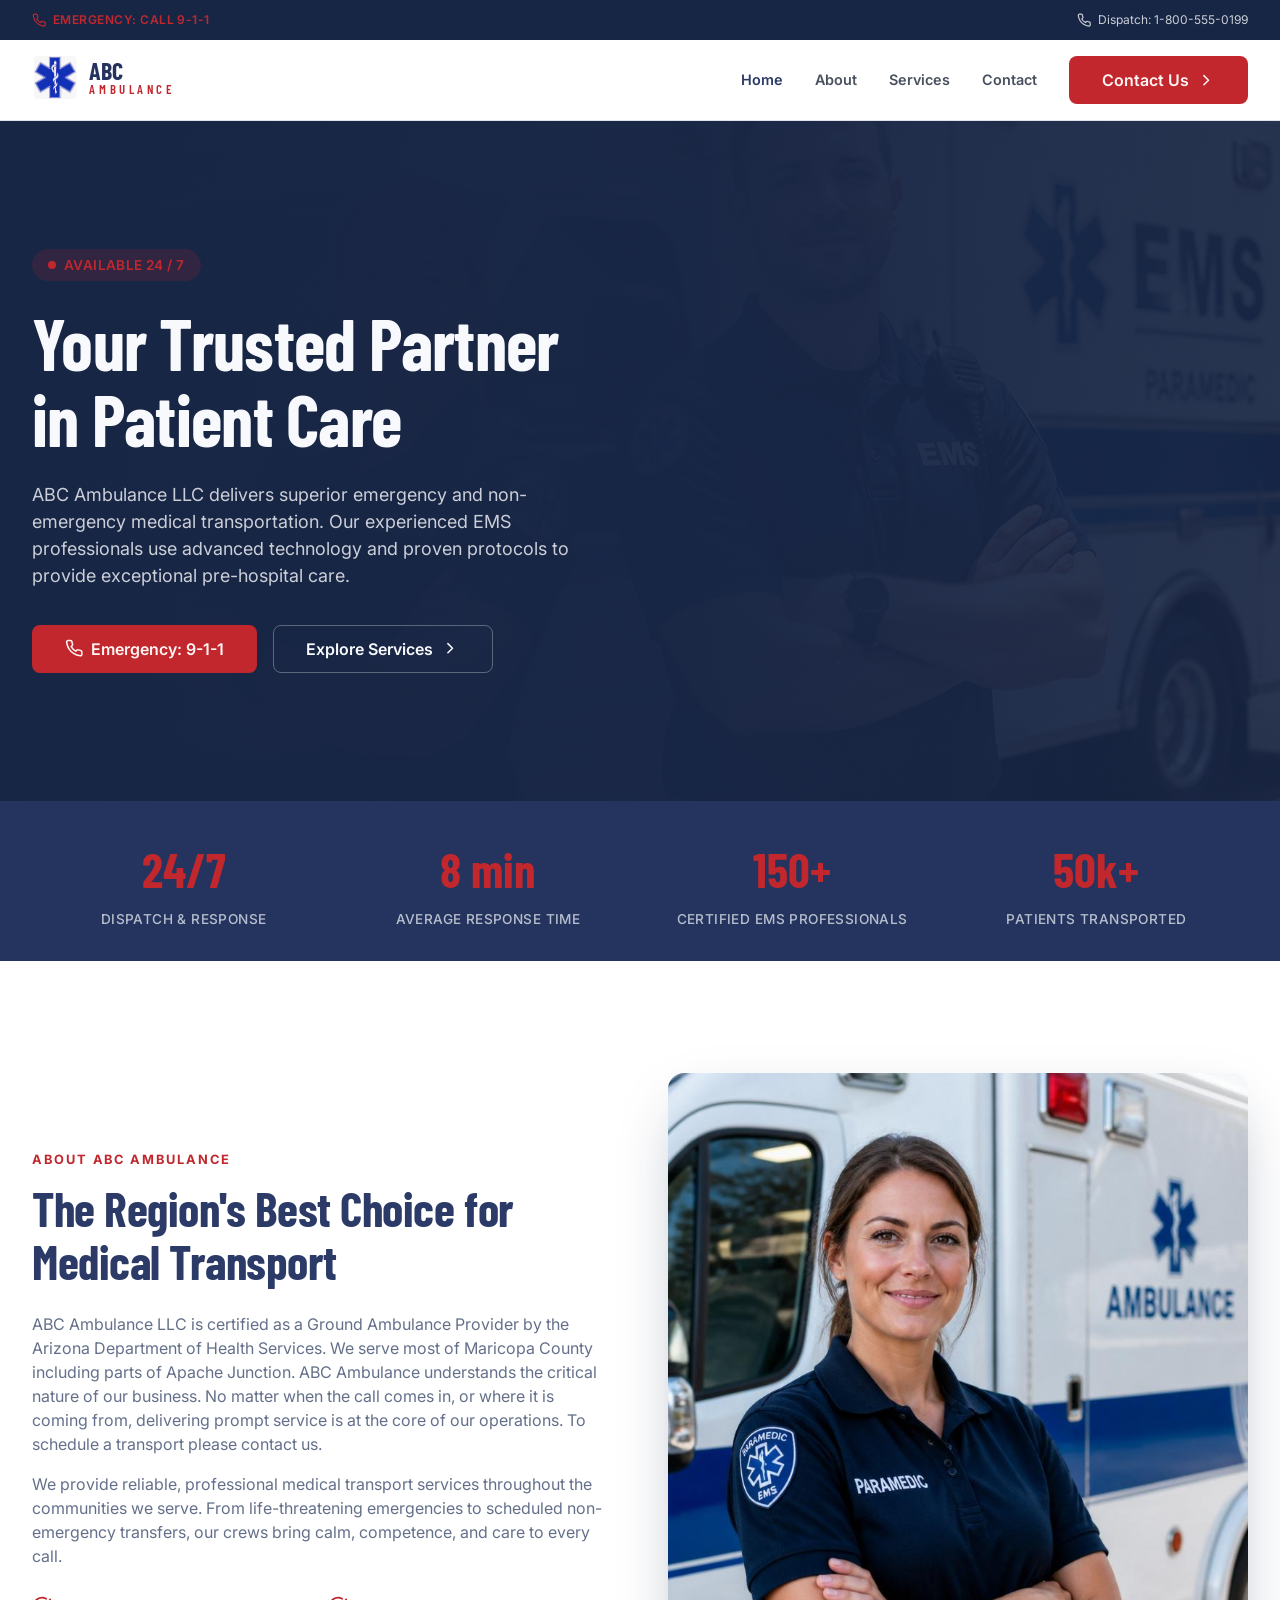
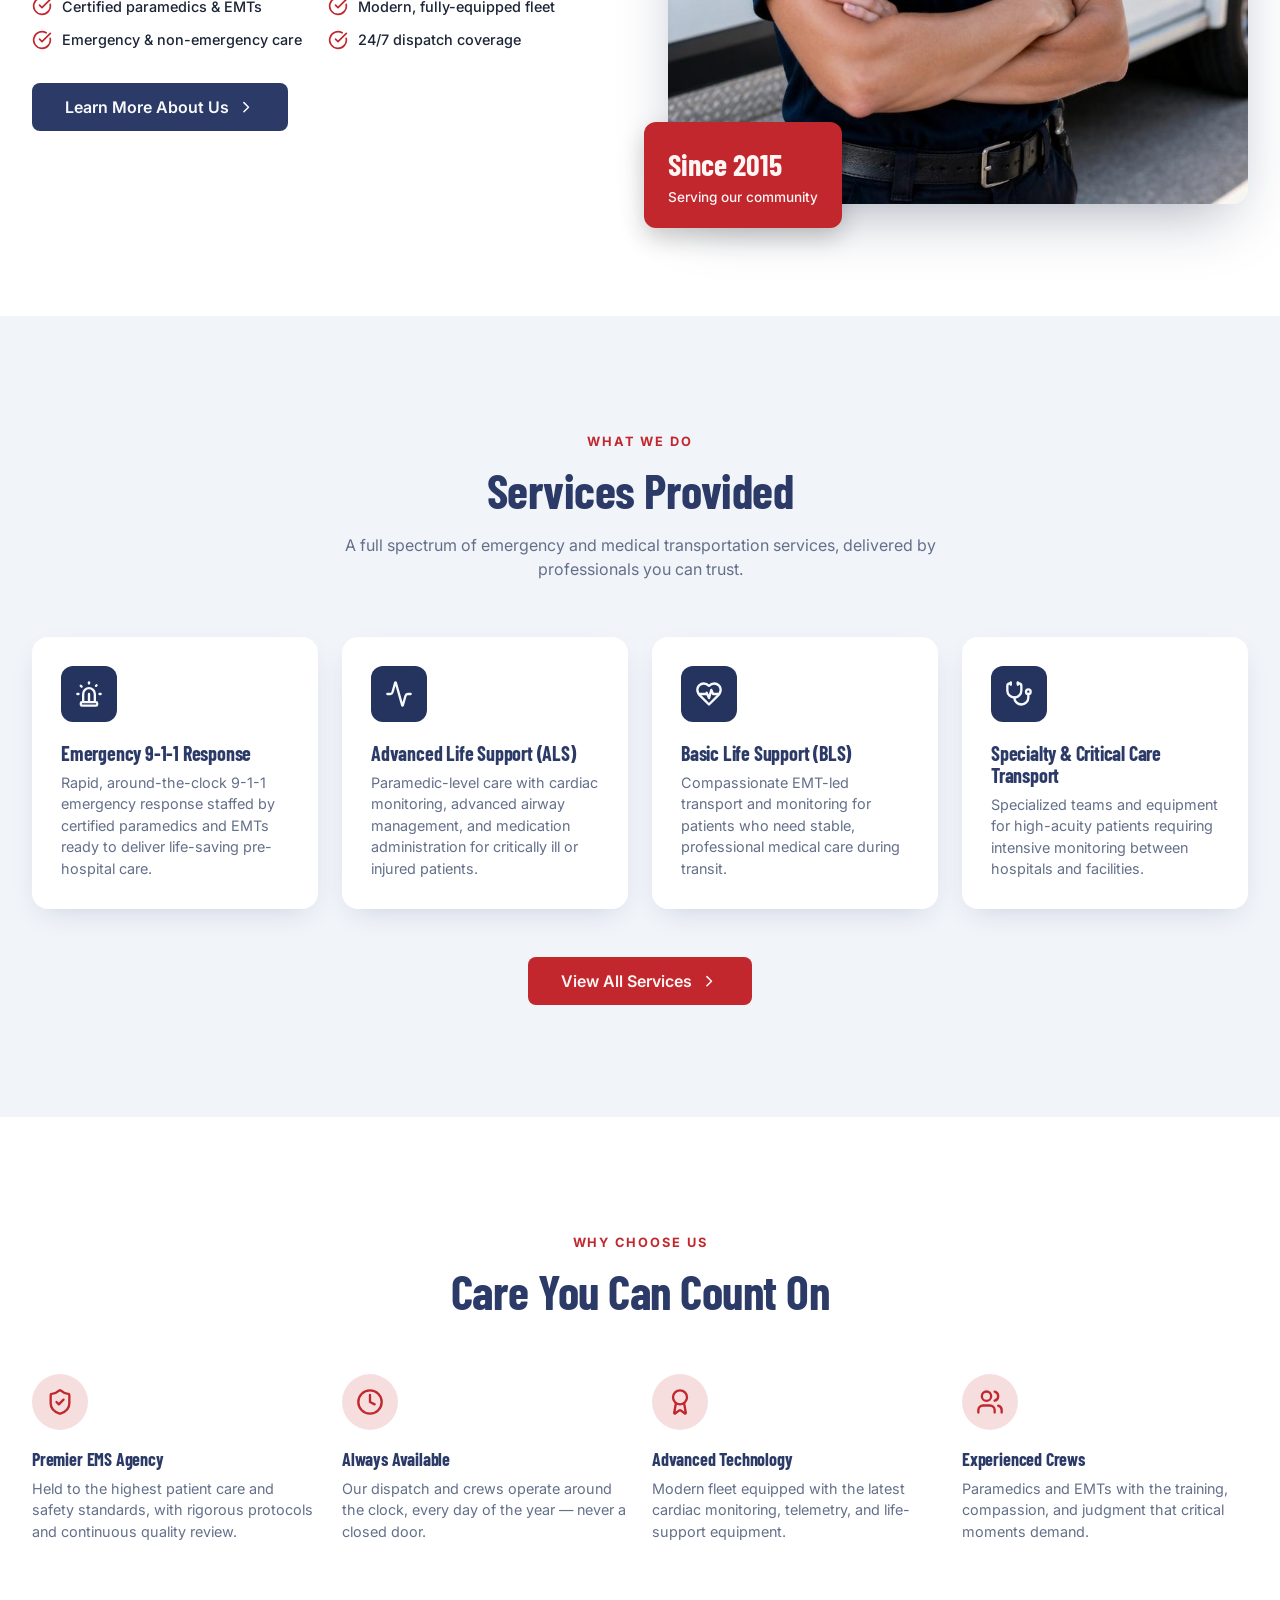
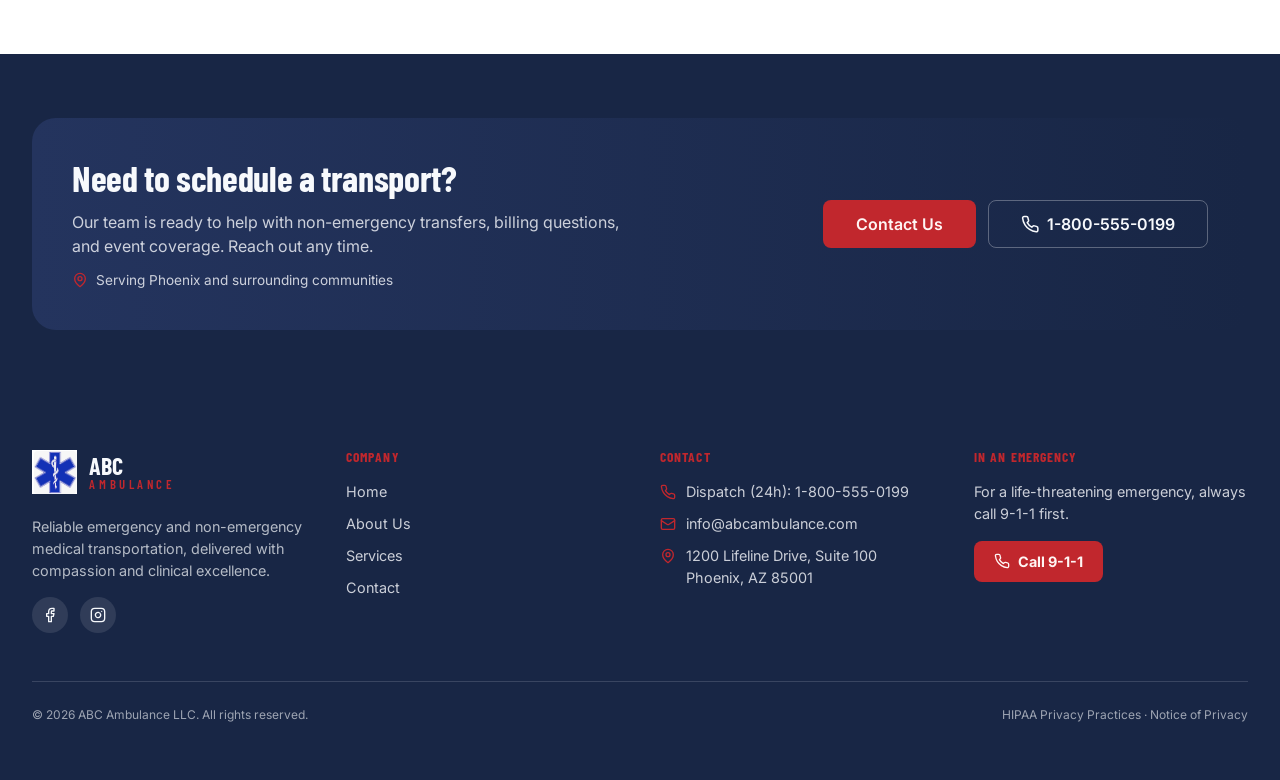
<file: index.html>
<!DOCTYPE html>
<html lang="en">
<head>
  <meta charset="utf-8" />
  <meta name="viewport" content="width=device-width, initial-scale=1" />
  <title>ABC Ambulance LLC | 24/7 Emergency & Medical Transport</title>
  <meta name="description" content="ABC Ambulance LLC delivers superior emergency 9-1-1 response and non-emergency medical transportation with certified paramedics serving our communities 24/7." />
  <meta name="author" content="ABC Ambulance LLC" />
  <meta property="og:title" content="ABC Ambulance LLC | 24/7 Emergency & Medical Transport" />
  <meta property="og:description" content="Superior emergency and non-emergency medical transport with certified paramedics and EMTs." />
  <meta property="og:type" content="website" />
  <meta name="twitter:card" content="summary_large_image" />
  <link rel="preconnect" href="https://fonts.googleapis.com" />
  <link rel="preconnect" href="https://fonts.gstatic.com" crossorigin />
  <link rel="stylesheet" href="https://fonts.googleapis.com/css2?family=Barlow+Condensed:wght@500;600;700&family=Inter:wght@400;500;600;700&display=swap" />
  <link rel="stylesheet" href="css/styles.css" />
</head>
<body>
  <header class="site-header" id="site-header"></header>

  <main>
    <!-- Hero -->
    <section class="hero">
      <div class="hero-bg">
        <img src="assets/hero-crew.jpg" alt="ABC Ambulance paramedic crew standing in front of an ambulance" width="1600" height="1200" />
        <div class="hero-overlay"></div>
      </div>
      <div class="container">
        <div class="hero-inner">
          <span class="badge-live"><span class="badge-dot"></span> Available 24 / 7</span>
          <h1>Your Trusted Partner in Patient Care</h1>
          <p>ABC Ambulance LLC delivers superior emergency and non-emergency medical transportation. Our experienced EMS professionals use advanced technology and proven protocols to provide exceptional pre-hospital care.</p>
          <div class="hero-actions">
            <a class="btn btn-hero btn-lg" href="tel:911">
              <svg viewBox="0 0 24 24" fill="none" stroke="currentColor" stroke-width="2" stroke-linecap="round" stroke-linejoin="round"><path d="M22 16.92v3a2 2 0 0 1-2.18 2 19.79 19.79 0 0 1-8.63-3.07 19.5 19.5 0 0 1-6-6 19.79 19.79 0 0 1-3.07-8.67A2 2 0 0 1 4.11 2h3a2 2 0 0 1 2 1.72c.13.96.36 1.9.7 2.81a2 2 0 0 1-.45 2.11L8.09 9.91a16 16 0 0 0 6 6l1.27-1.27a2 2 0 0 1 2.11-.45c.9.34 1.85.57 2.81.7A2 2 0 0 1 22 16.92z"/></svg>
              Emergency: 9-1-1
            </a>
            <a class="btn btn-outline-light btn-lg" href="services.html">
              Explore Services
              <svg viewBox="0 0 24 24" fill="none" stroke="currentColor" stroke-width="2" stroke-linecap="round" stroke-linejoin="round"><path d="m9 18 6-6-6-6"/></svg>
            </a>
          </div>
        </div>
      </div>
    </section>

    <!-- Stats -->
    <section class="stats">
      <div class="container">
        <div class="grid">
          <div class="stat"><div class="stat-value">24/7</div><div class="stat-label">Dispatch &amp; Response</div></div>
          <div class="stat"><div class="stat-value">8 min</div><div class="stat-label">Average Response Time</div></div>
          <div class="stat"><div class="stat-value">150+</div><div class="stat-label">Certified EMS Professionals</div></div>
          <div class="stat"><div class="stat-value">50k+</div><div class="stat-label">Patients Transported</div></div>
        </div>
      </div>
    </section>

    <!-- Intro -->
    <section class="section">
      <div class="container two-col">
        <div>
          <span class="eyebrow">About ABC Ambulance</span>
          <h2>The Region's Best Choice for Medical Transport</h2>
          <div class="prose">
            
            <p>ABC Ambulance LLC is certified as a Ground Ambulance Provider by the Arizona Department of Health Services. We serve most of Maricopa County including parts of Apache Junction. ABC Ambulance understands the critical nature of our business. No matter 
              when the call comes in, or where it is coming from, delivering prompt service is at the core of our operations. To schedule a transport please contact us.</p>
            <p>We provide reliable, professional medical transport services throughout the communities we serve. From life-threatening emergencies to scheduled non-emergency transfers, our crews bring calm, competence, and care to every call.</p>
          </div>
          <ul class="check-list">
            <li><svg viewBox="0 0 24 24" fill="none" stroke="currentColor" stroke-width="2" stroke-linecap="round" stroke-linejoin="round"><path d="M21.801 10A10 10 0 1 1 17 3.335"/><path d="m9 11 3 3L22 4"/></svg> Certified paramedics &amp; EMTs</li>
            <li><svg viewBox="0 0 24 24" fill="none" stroke="currentColor" stroke-width="2" stroke-linecap="round" stroke-linejoin="round"><path d="M21.801 10A10 10 0 1 1 17 3.335"/><path d="m9 11 3 3L22 4"/></svg> Modern, fully-equipped fleet</li>
            <li><svg viewBox="0 0 24 24" fill="none" stroke="currentColor" stroke-width="2" stroke-linecap="round" stroke-linejoin="round"><path d="M21.801 10A10 10 0 1 1 17 3.335"/><path d="m9 11 3 3L22 4"/></svg> Emergency &amp; non-emergency care</li>
            <li><svg viewBox="0 0 24 24" fill="none" stroke="currentColor" stroke-width="2" stroke-linecap="round" stroke-linejoin="round"><path d="M21.801 10A10 10 0 1 1 17 3.335"/><path d="m9 11 3 3L22 4"/></svg> 24/7 dispatch coverage</li>
          </ul>
          <a class="btn btn-primary btn-lg" style="margin-top:2rem" href="about.html">
            Learn More About Us
            <svg viewBox="0 0 24 24" fill="none" stroke="currentColor" stroke-width="2" stroke-linecap="round" stroke-linejoin="round"><path d="m9 18 6-6-6-6"/></svg>
          </a>
        </div>
        <div class="portrait-wrap">
          <div class="img-frame">
            <img src="assets/emt-portrait.jpg" alt="ABC Ambulance paramedic beside an ambulance" width="800" height="1008" loading="lazy" />
          </div>
          <div class="portrait-badge">
            <div class="big">Since 2015</div>
            <div class="small">Serving our community</div>
          </div>
        </div>
      </div>
    </section>

    <!-- Services -->
    <section class="section bg-secondary">
      <div class="container">
        <div class="section-intro">
          <span class="eyebrow">What We Do</span>
          <h2 class="section-title">Services Provided</h2>
          <p>A full spectrum of emergency and medical transportation services, delivered by professionals you can trust.</p>
        </div>
        <div class="card-grid" id="services-grid-home"></div>
        <div class="center mt-12">
          <a class="btn btn-accent btn-lg" href="services.html">
            View All Services
            <svg viewBox="0 0 24 24" fill="none" stroke="currentColor" stroke-width="2" stroke-linecap="round" stroke-linejoin="round"><path d="m9 18 6-6-6-6"/></svg>
          </a>
        </div>
      </div>
    </section>

    <!-- Why choose -->
    <section class="section">
      <div class="container">
        <div class="section-intro">
          <span class="eyebrow">Why Choose Us</span>
          <h2 class="section-title">Care You Can Count On</h2>
        </div>
        <div class="card-grid" style="margin-top:3.5rem">
          <div class="feature">
            <div class="icon-circle"><svg viewBox="0 0 24 24" fill="none" stroke="currentColor" stroke-width="2" stroke-linecap="round" stroke-linejoin="round"><path d="M20 13c0 5-3.5 7.5-7.66 8.95a1 1 0 0 1-.67-.01C7.5 20.5 4 18 4 13V6a1 1 0 0 1 1-1c2 0 4.5-1.2 6.24-2.72a1.17 1.17 0 0 1 1.52 0C14.51 3.81 17 5 19 5a1 1 0 0 1 1 1z"/><path d="m9 12 2 2 4-4"/></svg></div>
            <h3>Premier EMS Agency</h3>
            <p>Held to the highest patient care and safety standards, with rigorous protocols and continuous quality review.</p>
          </div>
          <div class="feature">
            <div class="icon-circle"><svg viewBox="0 0 24 24" fill="none" stroke="currentColor" stroke-width="2" stroke-linecap="round" stroke-linejoin="round"><circle cx="12" cy="12" r="10"/><polyline points="12 6 12 12 16 14"/></svg></div>
            <h3>Always Available</h3>
            <p>Our dispatch and crews operate around the clock, every day of the year &mdash; never a closed door.</p>
          </div>
          <div class="feature">
            <div class="icon-circle"><svg viewBox="0 0 24 24" fill="none" stroke="currentColor" stroke-width="2" stroke-linecap="round" stroke-linejoin="round"><path d="m15.477 12.89 1.515 8.526a.5.5 0 0 1-.81.47l-3.58-2.687a1 1 0 0 0-1.197 0l-3.586 2.686a.5.5 0 0 1-.81-.469l1.514-8.526"/><circle cx="12" cy="8" r="6"/></svg></div>
            <h3>Advanced Technology</h3>
            <p>Modern fleet equipped with the latest cardiac monitoring, telemetry, and life-support equipment.</p>
          </div>
          <div class="feature">
            <div class="icon-circle"><svg viewBox="0 0 24 24" fill="none" stroke="currentColor" stroke-width="2" stroke-linecap="round" stroke-linejoin="round"><path d="M16 21v-2a4 4 0 0 0-4-4H6a4 4 0 0 0-4 4v2"/><circle cx="9" cy="7" r="4"/><path d="M22 21v-2a4 4 0 0 0-3-3.87"/><path d="M16 3.13a4 4 0 0 1 0 7.75"/></svg></div>
            <h3>Experienced Crews</h3>
            <p>Paramedics and EMTs with the training, compassion, and judgment that critical moments demand.</p>
          </div>
        </div>
      </div>
    </section>

    <!-- CTA -->
    <section class="cta-band">
      <div class="container">
        <div class="cta-box">
          <div>
            <h2>Need to schedule a transport?</h2>
            <p>Our team is ready to help with non-emergency transfers, billing questions, and event coverage. Reach out any time.</p>
            <p class="cta-loc"><svg viewBox="0 0 24 24" fill="none" stroke="currentColor" stroke-width="2" stroke-linecap="round" stroke-linejoin="round"><path d="M20 10c0 6-8 12-8 12s-8-6-8-12a8 8 0 0 1 16 0Z"/><circle cx="12" cy="10" r="3"/></svg> Serving Phoenix and surrounding communities</p>
          </div>
          <div class="cta-actions">
            <a class="btn btn-hero btn-lg" href="contact.html">Contact Us</a>
            <a class="btn btn-outline-light btn-lg" href="tel:18005550199">
              <svg viewBox="0 0 24 24" fill="none" stroke="currentColor" stroke-width="2" stroke-linecap="round" stroke-linejoin="round"><path d="M22 16.92v3a2 2 0 0 1-2.18 2 19.79 19.79 0 0 1-8.63-3.07 19.5 19.5 0 0 1-6-6 19.79 19.79 0 0 1-3.07-8.67A2 2 0 0 1 4.11 2h3a2 2 0 0 1 2 1.72c.13.96.36 1.9.7 2.81a2 2 0 0 1-.45 2.11L8.09 9.91a16 16 0 0 0 6 6l1.27-1.27a2 2 0 0 1 2.11-.45c.9.34 1.85.57 2.81.7A2 2 0 0 1 22 16.92z"/></svg>
              1-800-555-0199
            </a>
          </div>
        </div>
      </div>
    </section>
  </main>

  <footer class="site-footer" id="site-footer"></footer>
  <script src="js/main.js"></script>
</body>
</html>
</file>
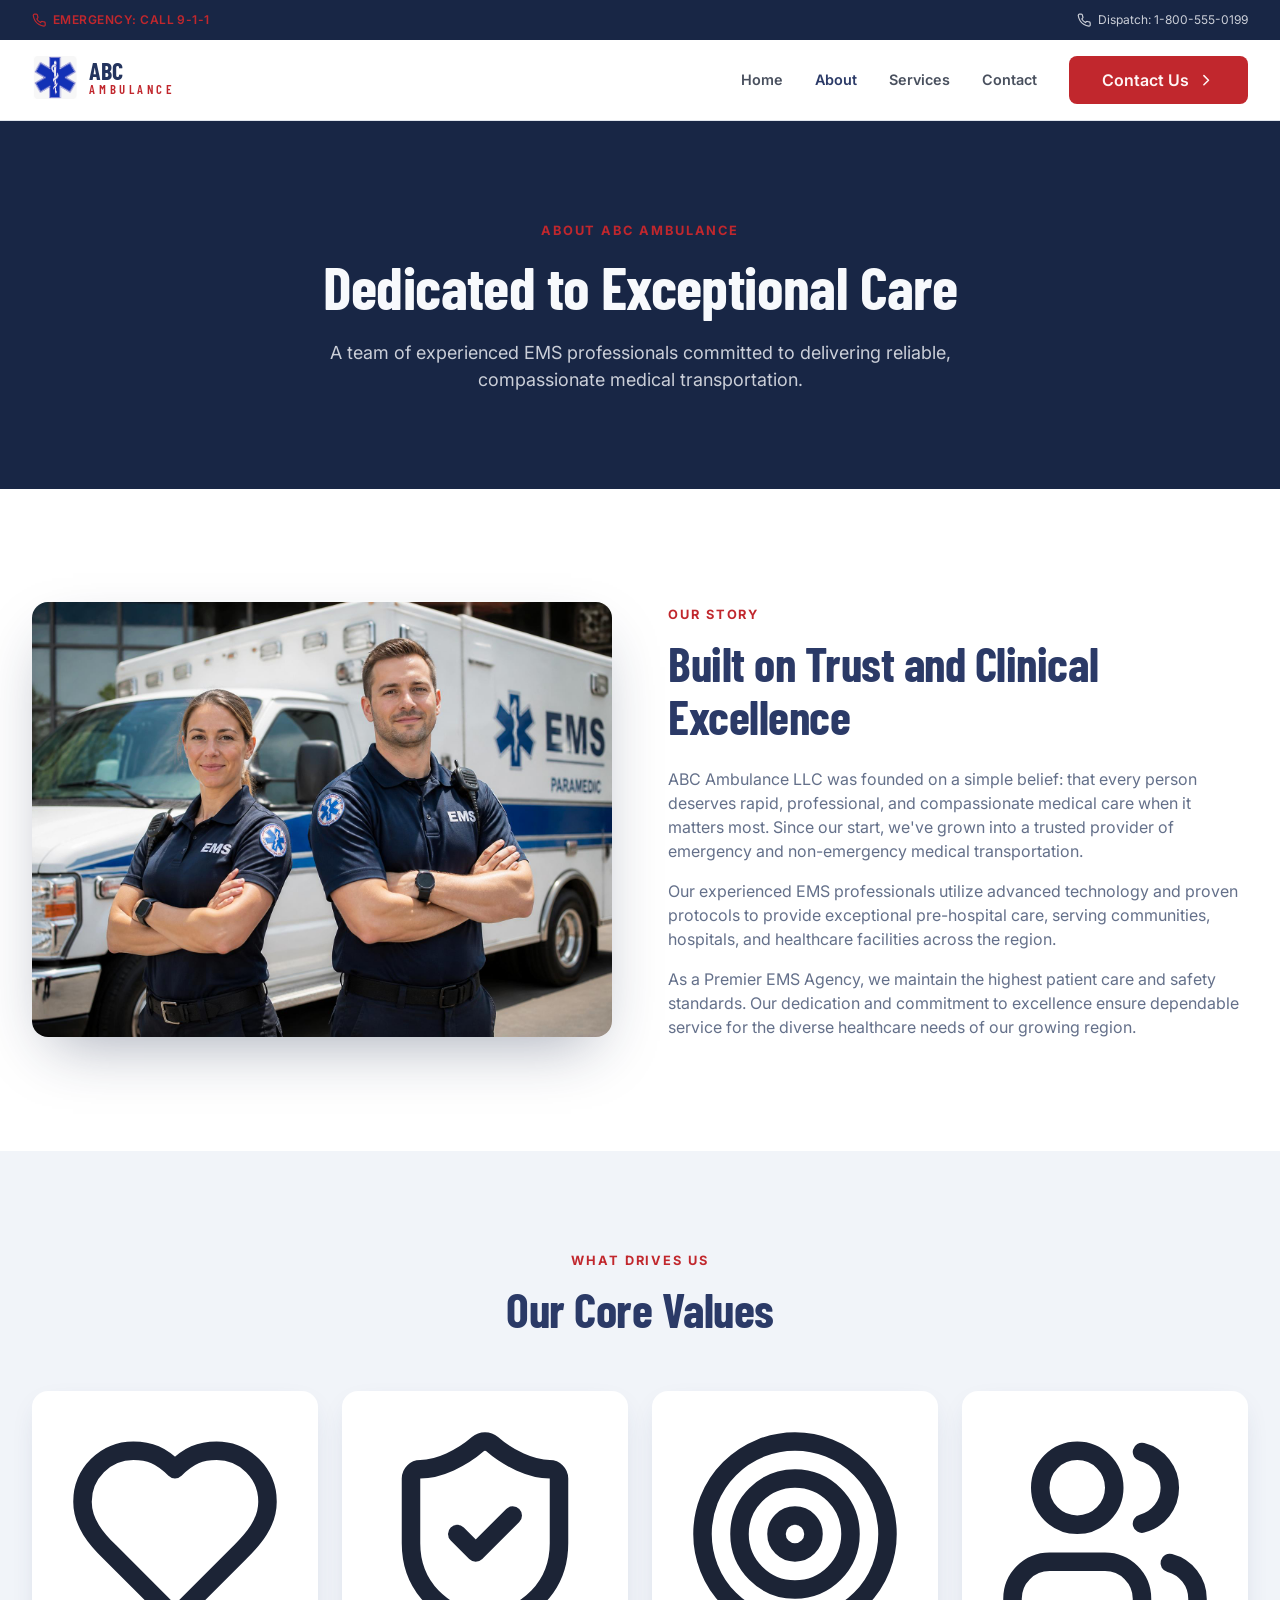
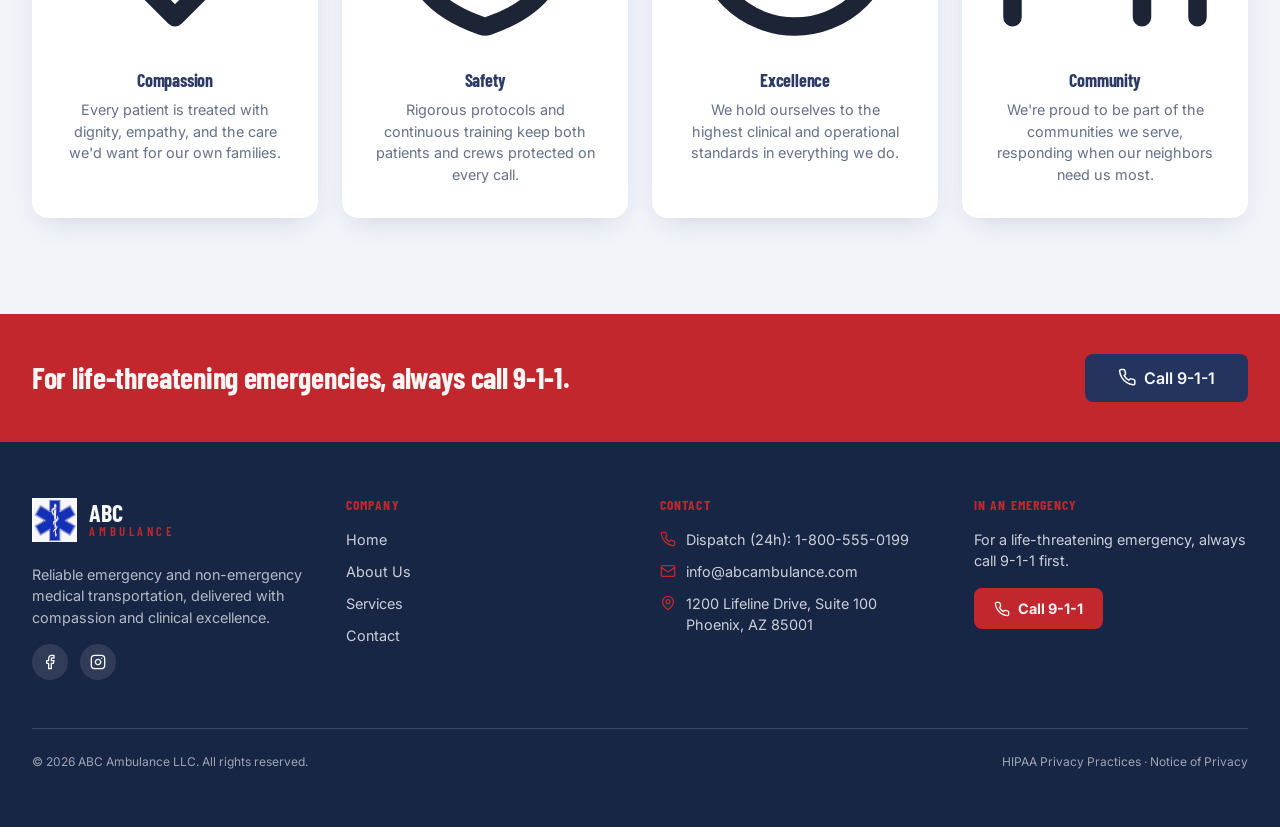
<file: about.html>
<!DOCTYPE html>
<html lang="en">
<head>
  <meta charset="utf-8" />
  <meta name="viewport" content="width=device-width, initial-scale=1" />
  <title>About Us | ABC Ambulance LLC</title>
  <meta name="description" content="Learn about ABC Ambulance LLC — our mission, values, and the experienced EMS professionals dedicated to exceptional patient care." />
  <meta name="author" content="ABC Ambulance LLC" />
  <meta property="og:title" content="About Us | ABC Ambulance LLC" />
  <meta property="og:description" content="Our mission, values, and the team behind ABC Ambulance's commitment to exceptional patient care." />
  <meta property="og:type" content="website" />
  <meta name="twitter:card" content="summary_large_image" />
  <link rel="preconnect" href="https://fonts.googleapis.com" />
  <link rel="preconnect" href="https://fonts.gstatic.com" crossorigin />
  <link rel="stylesheet" href="https://fonts.googleapis.com/css2?family=Barlow+Condensed:wght@500;600;700&family=Inter:wght@400;500;600;700&display=swap" />
  <link rel="stylesheet" href="css/styles.css" />
</head>
<body>
  <header class="site-header" id="site-header"></header>

  <main>
    <section class="page-hero">
      <div class="container">
        <span class="eyebrow">About ABC Ambulance</span>
        <h1>Dedicated to Exceptional Care</h1>
        <p>A team of experienced EMS professionals committed to delivering reliable, compassionate medical transportation.</p>
      </div>
    </section>

    <section class="section">
      <div class="container two-col">
        <div class="img-frame">
          <img src="assets/hero-crew.jpg" alt="ABC Ambulance EMS crew" width="1600" height="1200" loading="lazy" />
        </div>
        <div>
          <span class="eyebrow">Our Story</span>
          <h2>Built on Trust and Clinical Excellence</h2>
          <div class="prose">
            <p>ABC Ambulance LLC was founded on a simple belief: that every person deserves rapid, professional, and compassionate medical care when it matters most. Since our start, we've grown into a trusted provider of emergency and non-emergency medical transportation.</p>
            <p>Our experienced EMS professionals utilize advanced technology and proven protocols to provide exceptional pre-hospital care, serving communities, hospitals, and healthcare facilities across the region.</p>
            <p>As a Premier EMS Agency, we maintain the highest patient care and safety standards. Our dedication and commitment to excellence ensure dependable service for the diverse healthcare needs of our growing region.</p>
          </div>
        </div>
      </div>
    </section>

    <section class="section-sm bg-secondary">
      <div class="container">
        <div class="section-intro">
          <span class="eyebrow">What Drives Us</span>
          <h2 class="section-title">Our Core Values</h2>
        </div>
        <div class="card-grid" style="margin-top:3.5rem">
          <div class="value-card">
            <div class="icon-circle"><svg viewBox="0 0 24 24" fill="none" stroke="currentColor" stroke-width="2" stroke-linecap="round" stroke-linejoin="round"><path d="M19 14c1.49-1.46 3-3.21 3-5.5A5.5 5.5 0 0 0 16.5 3c-1.76 0-3 .5-4.5 2-1.5-1.5-2.74-2-4.5-2A5.5 5.5 0 0 0 2 8.5c0 2.3 1.5 4.05 3 5.5l7 7Z"/></svg></div>
            <h3>Compassion</h3>
            <p>Every patient is treated with dignity, empathy, and the care we'd want for our own families.</p>
          </div>
          <div class="value-card">
            <div class="icon-circle"><svg viewBox="0 0 24 24" fill="none" stroke="currentColor" stroke-width="2" stroke-linecap="round" stroke-linejoin="round"><path d="M20 13c0 5-3.5 7.5-7.66 8.95a1 1 0 0 1-.67-.01C7.5 20.5 4 18 4 13V6a1 1 0 0 1 1-1c2 0 4.5-1.2 6.24-2.72a1.17 1.17 0 0 1 1.52 0C14.51 3.81 17 5 19 5a1 1 0 0 1 1 1z"/><path d="m9 12 2 2 4-4"/></svg></div>
            <h3>Safety</h3>
            <p>Rigorous protocols and continuous training keep both patients and crews protected on every call.</p>
          </div>
          <div class="value-card">
            <div class="icon-circle"><svg viewBox="0 0 24 24" fill="none" stroke="currentColor" stroke-width="2" stroke-linecap="round" stroke-linejoin="round"><circle cx="12" cy="12" r="10"/><circle cx="12" cy="12" r="6"/><circle cx="12" cy="12" r="2"/></svg></div>
            <h3>Excellence</h3>
            <p>We hold ourselves to the highest clinical and operational standards in everything we do.</p>
          </div>
          <div class="value-card">
            <div class="icon-circle"><svg viewBox="0 0 24 24" fill="none" stroke="currentColor" stroke-width="2" stroke-linecap="round" stroke-linejoin="round"><path d="M16 21v-2a4 4 0 0 0-4-4H6a4 4 0 0 0-4 4v2"/><circle cx="9" cy="7" r="4"/><path d="M22 21v-2a4 4 0 0 0-3-3.87"/><path d="M16 3.13a4 4 0 0 1 0 7.75"/></svg></div>
            <h3>Community</h3>
            <p>We're proud to be part of the communities we serve, responding when our neighbors need us most.</p>
          </div>
        </div>
      </div>
    </section>

    <!-- Call banner -->
    <section class="call-banner">
      <div class="container">
        <h2>For life-threatening emergencies, always call 9-1-1.</h2>
        <a class="btn btn-navy btn-lg" href="tel:911">
          <svg viewBox="0 0 24 24" fill="none" stroke="currentColor" stroke-width="2" stroke-linecap="round" stroke-linejoin="round"><path d="M22 16.92v3a2 2 0 0 1-2.18 2 19.79 19.79 0 0 1-8.63-3.07 19.5 19.5 0 0 1-6-6 19.79 19.79 0 0 1-3.07-8.67A2 2 0 0 1 4.11 2h3a2 2 0 0 1 2 1.72c.13.96.36 1.9.7 2.81a2 2 0 0 1-.45 2.11L8.09 9.91a16 16 0 0 0 6 6l1.27-1.27a2 2 0 0 1 2.11-.45c.9.34 1.85.57 2.81.7A2 2 0 0 1 22 16.92z"/></svg>
          Call 9-1-1
        </a>
      </div>
    </section>
  </main>

  <footer class="site-footer" id="site-footer"></footer>
  <script src="js/main.js"></script>
</body>
</html>
</file>
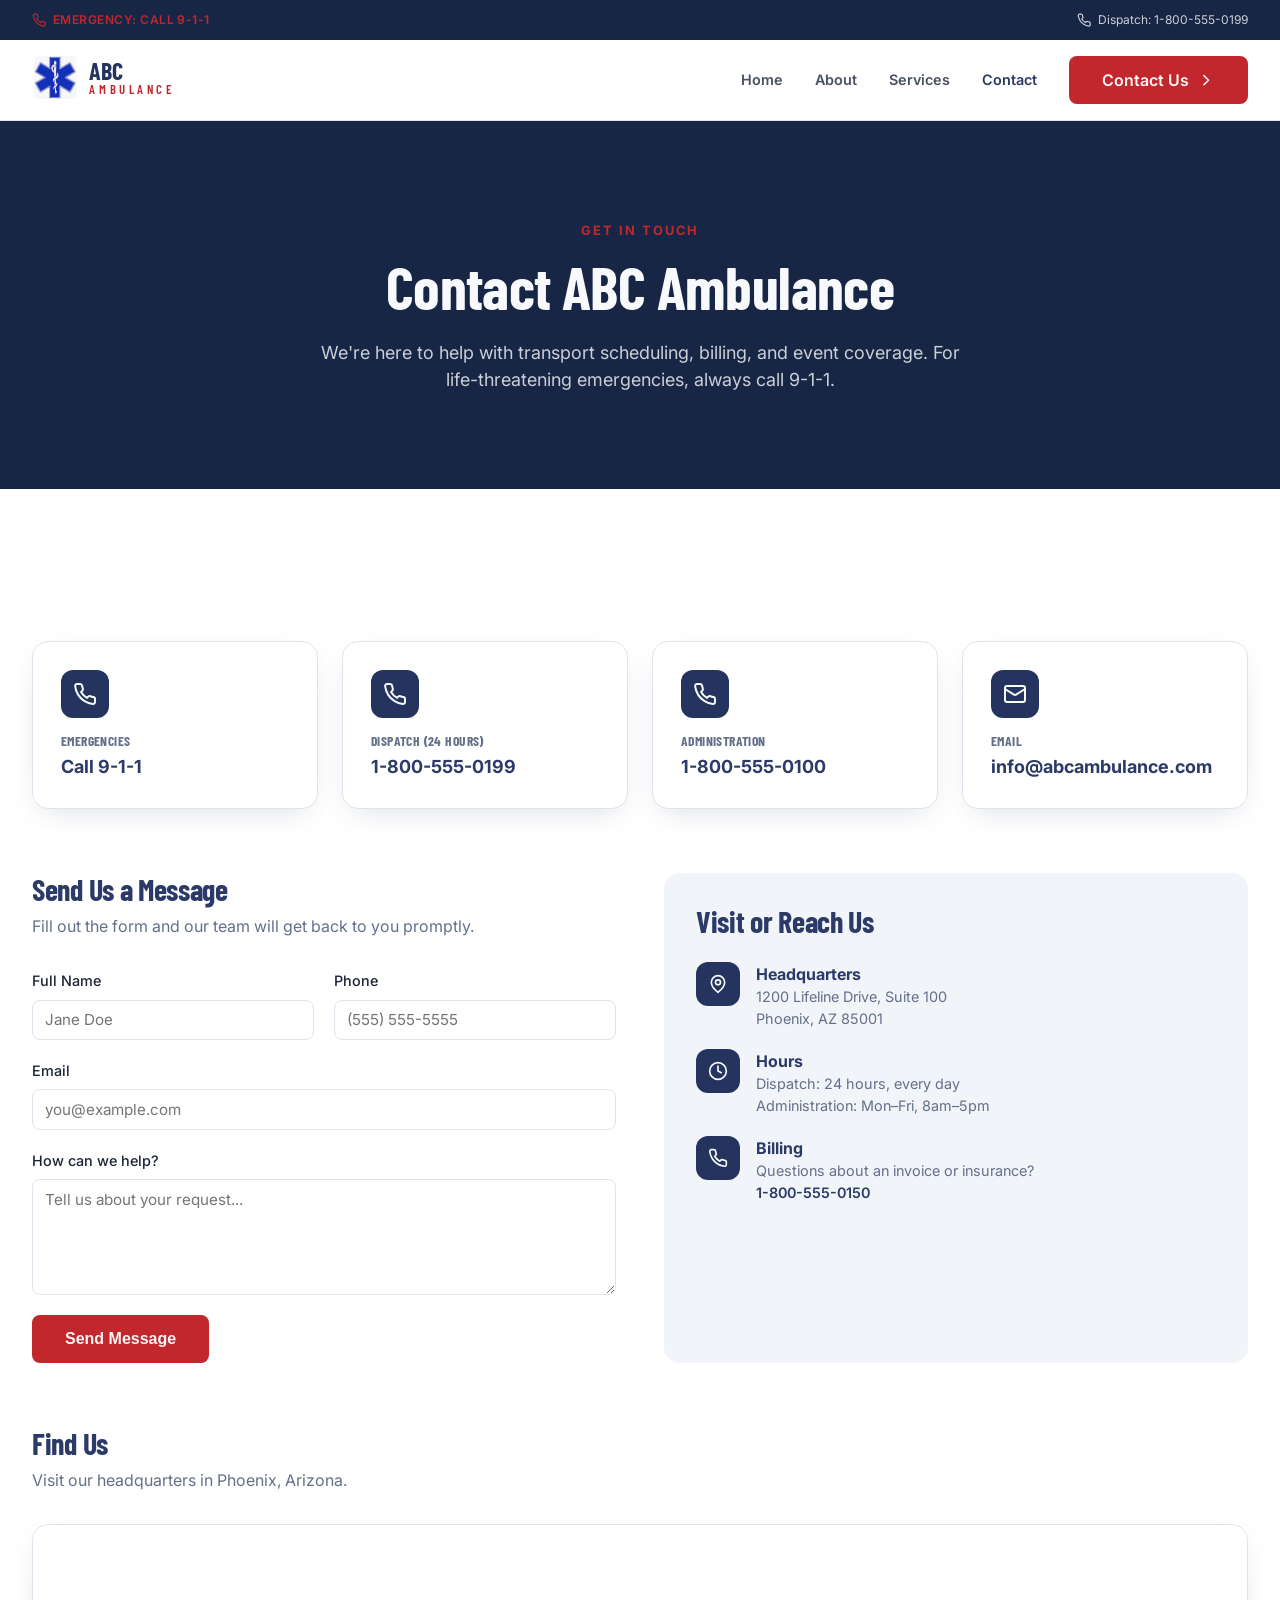
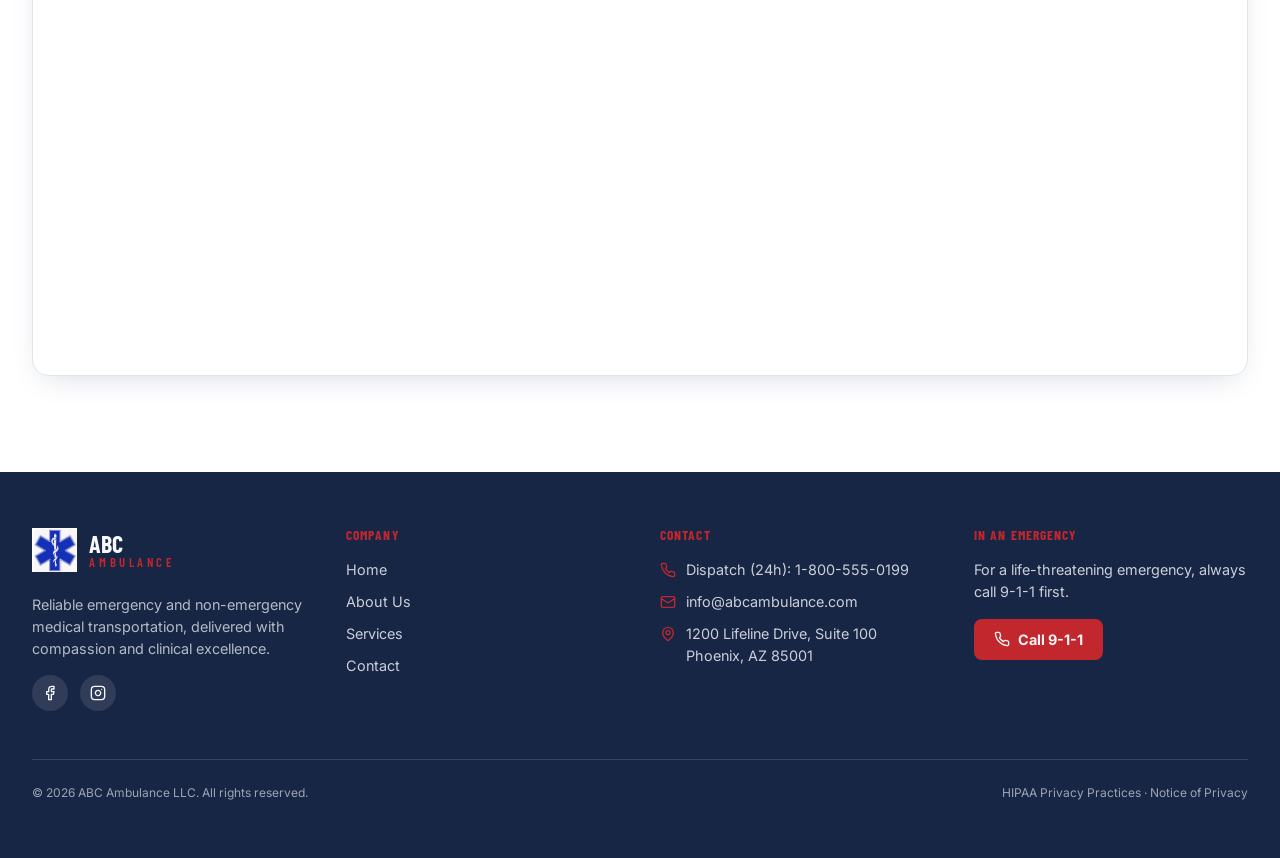
<file: contact.html>
<!DOCTYPE html>
<html lang="en">
<head>
  <meta charset="utf-8" />
  <meta name="viewport" content="width=device-width, initial-scale=1" />
  <title>Contact Us | ABC Ambulance LLC</title>
  <meta name="description" content="Contact ABC Ambulance LLC for non-emergency transport scheduling, billing questions, and event coverage. 24/7 dispatch available." />
  <meta name="author" content="ABC Ambulance LLC" />
  <meta property="og:title" content="Contact Us | ABC Ambulance LLC" />
  <meta property="og:description" content="Reach ABC Ambulance for transport scheduling, billing, and event coverage." />
  <meta property="og:type" content="website" />
  <meta name="twitter:card" content="summary_large_image" />
  <link rel="preconnect" href="https://fonts.googleapis.com" />
  <link rel="preconnect" href="https://fonts.gstatic.com" crossorigin />
  <link rel="stylesheet" href="https://fonts.googleapis.com/css2?family=Barlow+Condensed:wght@500;600;700&family=Inter:wght@400;500;600;700&display=swap" />
  <link rel="stylesheet" href="css/styles.css" />
</head>
<body>
  <header class="site-header" id="site-header"></header>

  <main>
    <section class="page-hero">
      <div class="container">
        <span class="eyebrow">Get in Touch</span>
        <h1>Contact ABC Ambulance</h1>
        <p>We're here to help with transport scheduling, billing, and event coverage. For life-threatening emergencies, always call 9-1-1.</p>
      </div>
    </section>

    <section class="section-sm">
      <div class="container">
        <div class="card-grid">
          <div class="contact-card">
            <div class="icon-box"><svg viewBox="0 0 24 24" fill="none" stroke="currentColor" stroke-width="2" stroke-linecap="round" stroke-linejoin="round"><path d="M22 16.92v3a2 2 0 0 1-2.18 2 19.79 19.79 0 0 1-8.63-3.07 19.5 19.5 0 0 1-6-6 19.79 19.79 0 0 1-3.07-8.67A2 2 0 0 1 4.11 2h3a2 2 0 0 1 2 1.72c.13.96.36 1.9.7 2.81a2 2 0 0 1-.45 2.11L8.09 9.91a16 16 0 0 0 6 6l1.27-1.27a2 2 0 0 1 2.11-.45c.9.34 1.85.57 2.81.7A2 2 0 0 1 22 16.92z"/></svg></div>
            <h2>Emergencies</h2>
            <a class="big" href="tel:911">Call 9-1-1</a>
          </div>
          <div class="contact-card">
            <div class="icon-box"><svg viewBox="0 0 24 24" fill="none" stroke="currentColor" stroke-width="2" stroke-linecap="round" stroke-linejoin="round"><path d="M22 16.92v3a2 2 0 0 1-2.18 2 19.79 19.79 0 0 1-8.63-3.07 19.5 19.5 0 0 1-6-6 19.79 19.79 0 0 1-3.07-8.67A2 2 0 0 1 4.11 2h3a2 2 0 0 1 2 1.72c.13.96.36 1.9.7 2.81a2 2 0 0 1-.45 2.11L8.09 9.91a16 16 0 0 0 6 6l1.27-1.27a2 2 0 0 1 2.11-.45c.9.34 1.85.57 2.81.7A2 2 0 0 1 22 16.92z"/></svg></div>
            <h2>Dispatch (24 Hours)</h2>
            <a class="big" href="tel:18005550199">1-800-555-0199</a>
          </div>
          <div class="contact-card">
            <div class="icon-box"><svg viewBox="0 0 24 24" fill="none" stroke="currentColor" stroke-width="2" stroke-linecap="round" stroke-linejoin="round"><path d="M22 16.92v3a2 2 0 0 1-2.18 2 19.79 19.79 0 0 1-8.63-3.07 19.5 19.5 0 0 1-6-6 19.79 19.79 0 0 1-3.07-8.67A2 2 0 0 1 4.11 2h3a2 2 0 0 1 2 1.72c.13.96.36 1.9.7 2.81a2 2 0 0 1-.45 2.11L8.09 9.91a16 16 0 0 0 6 6l1.27-1.27a2 2 0 0 1 2.11-.45c.9.34 1.85.57 2.81.7A2 2 0 0 1 22 16.92z"/></svg></div>
            <h2>Administration</h2>
            <a class="big" href="tel:18005550100">1-800-555-0100</a>
          </div>
          <div class="contact-card">
            <div class="icon-box"><svg viewBox="0 0 24 24" fill="none" stroke="currentColor" stroke-width="2" stroke-linecap="round" stroke-linejoin="round"><rect width="20" height="16" x="2" y="4" rx="2"/><path d="m22 7-8.97 5.7a1.94 1.94 0 0 1-2.06 0L2 7"/></svg></div>
            <h2>Email</h2>
            <a class="big" href="mailto:info@abcambulance.com">info@abcambulance.com</a>
          </div>
        </div>

        <div class="contact-grid">
          <!-- Form -->
          <div>
            <h2>Send Us a Message</h2>
            <p class="text-muted">Fill out the form and our team will get back to you promptly.</p>

            <form class="form" id="contact-form">
              <div class="form-row">
                <div class="field">
                  <label for="name">Full Name</label>
                  <input id="name" name="name" required placeholder="Jane Doe" />
                </div>
                <div class="field">
                  <label for="phone">Phone</label>
                  <input id="phone" name="phone" type="tel" placeholder="(555) 555-5555" />
                </div>
              </div>
              <div class="field">
                <label for="email">Email</label>
                <input id="email" name="email" type="email" required placeholder="you@example.com" />
              </div>
              <div class="field">
                <label for="message">How can we help?</label>
                <textarea id="message" name="message" required rows="5" placeholder="Tell us about your request..."></textarea>
              </div>
              <button type="submit" class="btn btn-accent btn-lg" style="align-self:flex-start">Send Message</button>
            </form>

            <div class="form-success hidden" id="form-success">
              <svg viewBox="0 0 24 24" fill="none" stroke="currentColor" stroke-width="2" stroke-linecap="round" stroke-linejoin="round"><path d="M21.801 10A10 10 0 1 1 17 3.335"/><path d="m9 11 3 3L22 4"/></svg>
              <div>
                <p class="title">Thank you for reaching out!</p>
                <p class="sub">We've received your message and will respond as soon as possible.</p>
              </div>
            </div>
          </div>

          <!-- Info -->
          <div class="info-panel">
            <h2>Visit or Reach Us</h2>
            <ul class="info-list">
              <li>
                <span class="icon-box"><svg viewBox="0 0 24 24" fill="none" stroke="currentColor" stroke-width="2" stroke-linecap="round" stroke-linejoin="round"><path d="M20 10c0 6-8 12-8 12s-8-6-8-12a8 8 0 0 1 16 0Z"/><circle cx="12" cy="10" r="3"/></svg></span>
                <div>
                  <p class="strong">Headquarters</p>
                  <p class="small">1200 Lifeline Drive, Suite 100<br>Phoenix, AZ 85001</p>
                </div>
              </li>
              <li>
                <span class="icon-box"><svg viewBox="0 0 24 24" fill="none" stroke="currentColor" stroke-width="2" stroke-linecap="round" stroke-linejoin="round"><circle cx="12" cy="12" r="10"/><polyline points="12 6 12 12 16 14"/></svg></span>
                <div>
                  <p class="strong">Hours</p>
                  <p class="small">Dispatch: 24 hours, every day<br>Administration: Mon&ndash;Fri, 8am&ndash;5pm</p>
                </div>
              </li>
              <li>
                <span class="icon-box"><svg viewBox="0 0 24 24" fill="none" stroke="currentColor" stroke-width="2" stroke-linecap="round" stroke-linejoin="round"><path d="M22 16.92v3a2 2 0 0 1-2.18 2 19.79 19.79 0 0 1-8.63-3.07 19.5 19.5 0 0 1-6-6 19.79 19.79 0 0 1-3.07-8.67A2 2 0 0 1 4.11 2h3a2 2 0 0 1 2 1.72c.13.96.36 1.9.7 2.81a2 2 0 0 1-.45 2.11L8.09 9.91a16 16 0 0 0 6 6l1.27-1.27a2 2 0 0 1 2.11-.45c.9.34 1.85.57 2.81.7A2 2 0 0 1 22 16.92z"/></svg></span>
                <div>
                  <p class="strong">Billing</p>
                  <p class="small">Questions about an invoice or insurance?<br><a href="tel:18005550150">1-800-555-0150</a></p>
                </div>
              </li>
            </ul>
          </div>
        </div>

        <!-- Map -->
        <div class="map-section">
          <h2>Find Us</h2>
          <p class="text-muted" style="margin-top:0.5rem">Visit our headquarters in Phoenix, Arizona.</p>
          <div class="map-wrap">
            <iframe
              src="https://maps.google.com/maps?q=1200%20Lifeline%20Drive%2C%20Phoenix%2C%20AZ%2085001&z=15&output=embed"
              width="100%" height="450" loading="lazy"
              referrerpolicy="no-referrer-when-downgrade"
              title="ABC Ambulance Headquarters Location"
              aria-label="Google Maps showing ABC Ambulance headquarters in Phoenix, Arizona"></iframe>
          </div>
        </div>
      </div>
    </section>
  </main>

  <footer class="site-footer" id="site-footer"></footer>
  <script src="js/main.js"></script>
</body>
</html>
</file>
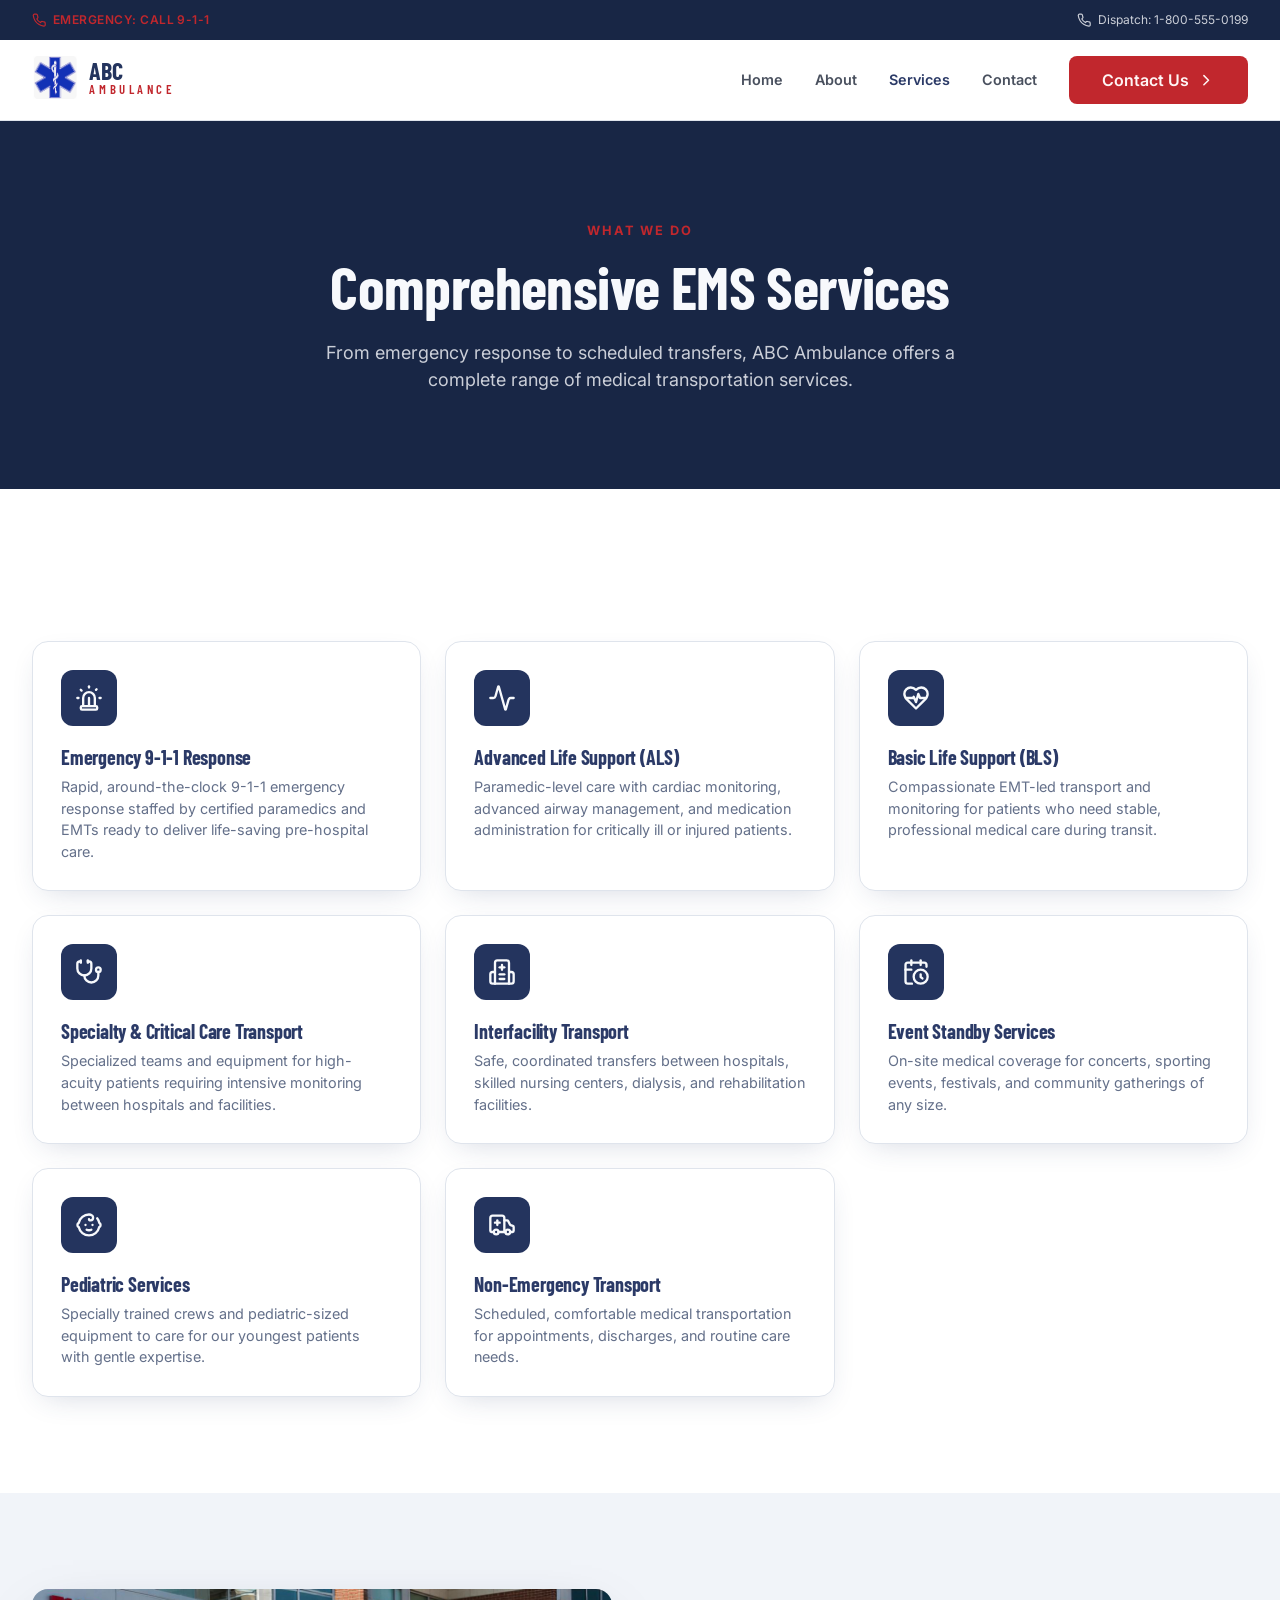
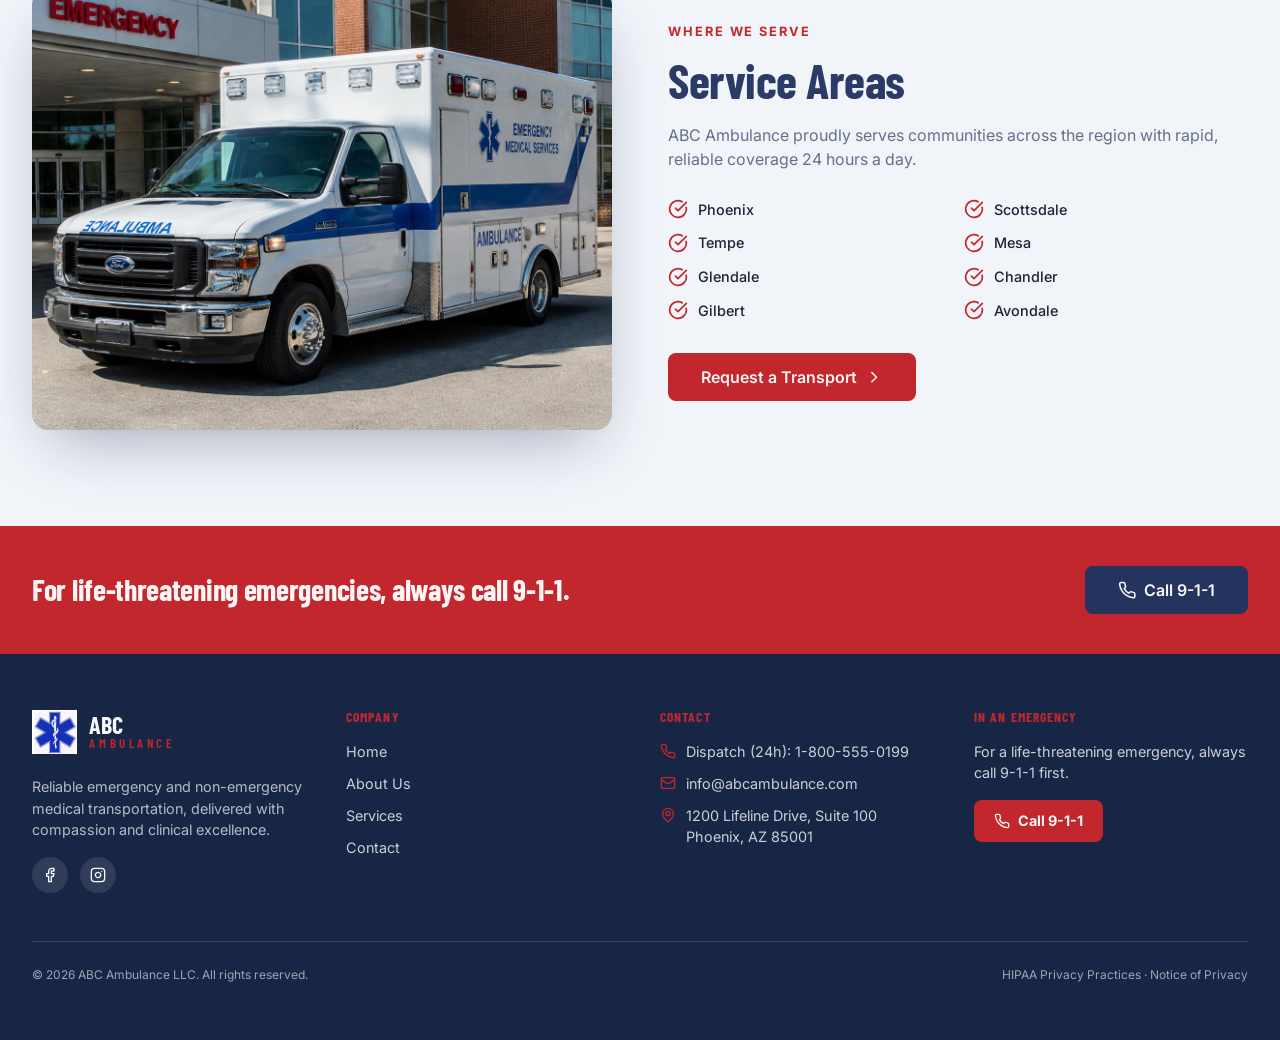
<file: services.html>
<!DOCTYPE html>
<html lang="en">
<head>
  <meta charset="utf-8" />
  <meta name="viewport" content="width=device-width, initial-scale=1" />
  <title>Services | ABC Ambulance LLC</title>
  <meta name="description" content="Explore ABC Ambulance services: emergency 9-1-1 response, advanced & basic life support, critical care, interfacility transfers, event standby, and pediatric care." />
  <meta name="author" content="ABC Ambulance LLC" />
  <meta property="og:title" content="Services | ABC Ambulance LLC" />
  <meta property="og:description" content="Emergency and non-emergency medical transportation services delivered by certified EMS professionals." />
  <meta property="og:type" content="website" />
  <meta name="twitter:card" content="summary_large_image" />
  <link rel="preconnect" href="https://fonts.googleapis.com" />
  <link rel="preconnect" href="https://fonts.gstatic.com" crossorigin />
  <link rel="stylesheet" href="https://fonts.googleapis.com/css2?family=Barlow+Condensed:wght@500;600;700&family=Inter:wght@400;500;600;700&display=swap" />
  <link rel="stylesheet" href="css/styles.css" />
</head>
<body>
  <header class="site-header" id="site-header"></header>

  <main>
    <section class="page-hero">
      <div class="container">
        <span class="eyebrow">What We Do</span>
        <h1>Comprehensive EMS Services</h1>
        <p>From emergency response to scheduled transfers, ABC Ambulance offers a complete range of medical transportation services.</p>
      </div>
    </section>

    <section class="section-sm">
      <div class="container">
        <div class="card-grid cols-3" id="services-grid-all"></div>
      </div>
    </section>

    <!-- Service areas -->
    <section class="section-sm bg-secondary">
      <div class="container two-col">
        <div class="img-frame">
          <img src="assets/ambulance.jpg" alt="Modern ABC Ambulance vehicle parked outside a hospital" width="1200" height="912" loading="lazy" />
        </div>
        <div>
          <span class="eyebrow">Where We Serve</span>
          <h2>Service Areas</h2>
          <p class="text-muted" style="margin-top:1rem">ABC Ambulance proudly serves communities across the region with rapid, reliable coverage 24 hours a day.</p>
          <ul class="check-list">
            <li><svg viewBox="0 0 24 24" fill="none" stroke="currentColor" stroke-width="2" stroke-linecap="round" stroke-linejoin="round"><path d="M21.801 10A10 10 0 1 1 17 3.335"/><path d="m9 11 3 3L22 4"/></svg> Phoenix</li>
            <li><svg viewBox="0 0 24 24" fill="none" stroke="currentColor" stroke-width="2" stroke-linecap="round" stroke-linejoin="round"><path d="M21.801 10A10 10 0 1 1 17 3.335"/><path d="m9 11 3 3L22 4"/></svg> Scottsdale</li>
            <li><svg viewBox="0 0 24 24" fill="none" stroke="currentColor" stroke-width="2" stroke-linecap="round" stroke-linejoin="round"><path d="M21.801 10A10 10 0 1 1 17 3.335"/><path d="m9 11 3 3L22 4"/></svg> Tempe</li>
            <li><svg viewBox="0 0 24 24" fill="none" stroke="currentColor" stroke-width="2" stroke-linecap="round" stroke-linejoin="round"><path d="M21.801 10A10 10 0 1 1 17 3.335"/><path d="m9 11 3 3L22 4"/></svg> Mesa</li>
            <li><svg viewBox="0 0 24 24" fill="none" stroke="currentColor" stroke-width="2" stroke-linecap="round" stroke-linejoin="round"><path d="M21.801 10A10 10 0 1 1 17 3.335"/><path d="m9 11 3 3L22 4"/></svg> Glendale</li>
            <li><svg viewBox="0 0 24 24" fill="none" stroke="currentColor" stroke-width="2" stroke-linecap="round" stroke-linejoin="round"><path d="M21.801 10A10 10 0 1 1 17 3.335"/><path d="m9 11 3 3L22 4"/></svg> Chandler</li>
            <li><svg viewBox="0 0 24 24" fill="none" stroke="currentColor" stroke-width="2" stroke-linecap="round" stroke-linejoin="round"><path d="M21.801 10A10 10 0 1 1 17 3.335"/><path d="m9 11 3 3L22 4"/></svg> Gilbert</li>
            <li><svg viewBox="0 0 24 24" fill="none" stroke="currentColor" stroke-width="2" stroke-linecap="round" stroke-linejoin="round"><path d="M21.801 10A10 10 0 1 1 17 3.335"/><path d="m9 11 3 3L22 4"/></svg> Avondale</li>
          </ul>
          <a class="btn btn-accent btn-lg" style="margin-top:2rem" href="contact.html">
            Request a Transport
            <svg viewBox="0 0 24 24" fill="none" stroke="currentColor" stroke-width="2" stroke-linecap="round" stroke-linejoin="round"><path d="m9 18 6-6-6-6"/></svg>
          </a>
        </div>
      </div>
    </section>

    <!-- Call banner -->
    <section class="call-banner">
      <div class="container">
        <h2>For life-threatening emergencies, always call 9-1-1.</h2>
        <a class="btn btn-navy btn-lg" href="tel:911">
          <svg viewBox="0 0 24 24" fill="none" stroke="currentColor" stroke-width="2" stroke-linecap="round" stroke-linejoin="round"><path d="M22 16.92v3a2 2 0 0 1-2.18 2 19.79 19.79 0 0 1-8.63-3.07 19.5 19.5 0 0 1-6-6 19.79 19.79 0 0 1-3.07-8.67A2 2 0 0 1 4.11 2h3a2 2 0 0 1 2 1.72c.13.96.36 1.9.7 2.81a2 2 0 0 1-.45 2.11L8.09 9.91a16 16 0 0 0 6 6l1.27-1.27a2 2 0 0 1 2.11-.45c.9.34 1.85.57 2.81.7A2 2 0 0 1 22 16.92z"/></svg>
          Call 9-1-1
        </a>
      </div>
    </section>
  </main>

  <footer class="site-footer" id="site-footer"></footer>
  <script src="js/main.js"></script>
</body>
</html>
</file>
<file: css/styles.css>
/*
 * ABC Ambulance LLC — static site styles
 * Red / white / blue, modern but conservative.
 */

:root {
  --radius: 0.5rem;

  --background: #ffffff;
  --foreground: #1c2436;

  --card: #ffffff;
  --card-foreground: #1c2436;

  --primary: #2b3a67;          /* navy blue */
  --primary-foreground: #f7f9fc;

  --secondary: #f1f4f9;
  --secondary-foreground: #263257;

  --muted: #f3f5f9;
  --muted-foreground: #64708a;

  --accent: #c1272d;           /* red */
  --accent-foreground: #fff5f4;

  --border: #dfe4ec;

  --navy: #24345e;
  --navy-deep: #182645;
  --navy-foreground: #f7f9fc;

  --shadow-card: 0 10px 30px -12px rgba(43, 58, 103, 0.22);
  --shadow-elevated: 0 24px 60px -20px rgba(24, 38, 69, 0.4);

  --font-display: "Barlow Condensed", "Arial Narrow", sans-serif;
  --font-sans: "Inter", ui-sans-serif, system-ui, sans-serif;

  --maxw: 80rem;
}

* {
  box-sizing: border-box;
  margin: 0;
  padding: 0;
}

html {
  scroll-behavior: smooth;
}

body {
  background-color: var(--background);
  color: var(--foreground);
  font-family: var(--font-sans);
  line-height: 1.5;
  -webkit-font-smoothing: antialiased;
}

h1, h2, h3, h4 {
  font-family: var(--font-display);
  letter-spacing: -0.01em;
  line-height: 1.1;
}

a { color: inherit; text-decoration: none; }
img { display: block; max-width: 100%; }
ul { list-style: none; }

.container {
  max-width: var(--maxw);
  margin-inline: auto;
  padding-inline: 1rem;
}
@media (min-width: 640px) { .container { padding-inline: 1.5rem; } }
@media (min-width: 1024px) { .container { padding-inline: 2rem; } }

.icon { width: 1.25rem; height: 1.25rem; stroke-width: 2; }

/* ---------- Buttons ---------- */
.btn {
  display: inline-flex;
  align-items: center;
  justify-content: center;
  gap: 0.5rem;
  border-radius: var(--radius);
  font-weight: 600;
  font-size: 0.95rem;
  padding: 0.65rem 1.25rem;
  cursor: pointer;
  border: 1px solid transparent;
  transition: background-color 0.15s, color 0.15s, transform 0.15s;
  white-space: nowrap;
}
.btn svg { width: 1.15rem; height: 1.15rem; }
.btn-lg { height: 3rem; padding-inline: 2rem; font-size: 1rem; }
.btn-primary { background: var(--primary); color: var(--primary-foreground); }
.btn-primary:hover { background: #22305a; }
.btn-accent { background: var(--accent); color: var(--accent-foreground); }
.btn-accent:hover { background: #a92027; }
.btn-navy { background: var(--navy); color: var(--navy-foreground); }
.btn-navy:hover { background: var(--navy-deep); }
.btn-hero { background: var(--accent); color: var(--accent-foreground); }
.btn-hero:hover { background: #a92027; }
.btn-outline-light {
  border-color: rgba(247, 249, 252, 0.3);
  background: transparent;
  color: var(--navy-foreground);
}
.btn-outline-light:hover { background: rgba(247, 249, 252, 0.1); }

/* ---------- Header ---------- */
.site-header { position: sticky; top: 0; z-index: 50; }
.utility-bar { background: var(--navy-deep); color: var(--navy-foreground); }
.utility-bar .container {
  display: flex; align-items: center; justify-content: space-between;
  height: 2.5rem; font-size: 0.75rem;
}
.utility-emergency {
  display: inline-flex; align-items: center; gap: 0.4rem;
  font-weight: 600; text-transform: uppercase; letter-spacing: 0.04em;
  color: var(--accent);
}
.utility-emergency svg { width: 0.9rem; height: 0.9rem; }
.utility-dispatch {
  display: none; align-items: center; gap: 0.4rem;
  color: rgba(247, 249, 252, 0.8);
}
.utility-dispatch svg { width: 0.9rem; height: 0.9rem; }
.utility-dispatch:hover { color: var(--accent); }
@media (min-width: 640px) { .utility-dispatch { display: inline-flex; } }

.main-nav {
  border-bottom: 1px solid var(--border);
  background: rgba(255, 255, 255, 0.95);
  backdrop-filter: blur(8px);
}
.main-nav .container {
  display: flex; align-items: center; justify-content: space-between;
  height: 5rem;
}
.nav-links { display: none; align-items: center; gap: 2rem; }
@media (min-width: 1024px) { .nav-links { display: flex; } }
.nav-links a.nav-link {
  font-size: 0.9rem; font-weight: 600; color: rgba(28, 36, 54, 0.8);
  transition: color 0.15s;
}
.nav-links a.nav-link:hover, .nav-links a.nav-link.active { color: var(--primary); }

/* Logo */
.logo { display: inline-flex; align-items: center; gap: 0.75rem; }
.logo img { height: 2.75rem; width: auto; }
.logo-word {
  font-family: var(--font-display); font-size: 1.5rem; font-weight: 700;
  line-height: 1; letter-spacing: -0.01em; color: var(--navy);
}
.logo-word .sub {
  display: block; font-size: 0.8rem; font-weight: 600;
  letter-spacing: 0.28em; color: var(--accent);
}
.logo.reverse .logo-word { color: var(--navy-foreground); }

/* Mobile menu */
.menu-toggle {
  display: inline-flex; align-items: center; justify-content: center;
  width: 2.75rem; height: 2.75rem; border: none; background: transparent;
  border-radius: var(--radius); cursor: pointer; color: var(--foreground);
}
.menu-toggle svg { width: 1.5rem; height: 1.5rem; }
@media (min-width: 1024px) { .menu-toggle { display: none; } }

.mobile-nav {
  display: none;
  border-bottom: 1px solid var(--border);
  background: var(--background);
}
.mobile-nav.open { display: block; }
.mobile-nav nav { display: flex; flex-direction: column; gap: 0.25rem; padding: 1rem 0; }
.mobile-nav a.nav-link {
  padding: 0.75rem; border-radius: var(--radius);
  font-size: 1rem; font-weight: 600;
}
.mobile-nav a.nav-link:hover, .mobile-nav a.nav-link.active {
  background: var(--secondary); color: var(--primary);
}
.mobile-nav .btn { margin-top: 0.75rem; }

/* ---------- Sections ---------- */
.section { padding-block: 5rem; }
@media (min-width: 1024px) { .section { padding-block: 7rem; } }
.section-sm { padding-block: 5rem; }
@media (min-width: 1024px) { .section-sm { padding-block: 6rem; } }
.bg-secondary { background: var(--secondary); }

.eyebrow {
  font-size: 0.8rem; font-weight: 700; text-transform: uppercase;
  letter-spacing: 0.15em; color: var(--accent);
}
.section-title {
  margin-top: 0.75rem; font-size: 2.25rem; font-weight: 700; color: var(--primary);
}
@media (min-width: 640px) { .section-title { font-size: 3rem; } }
.section-intro { max-width: 42rem; margin-inline: auto; text-align: center; }
.section-intro p { margin-top: 1rem; color: var(--muted-foreground); }
.text-muted { color: var(--muted-foreground); }

/* ---------- Hero (home) ---------- */
.hero { position: relative; overflow: hidden; background: var(--navy-deep); color: var(--navy-foreground); }
.hero-bg { position: absolute; inset: 0; }
.hero-bg img { width: 100%; height: 100%; object-fit: cover; object-position: center; opacity: 0.25; }
.hero-overlay {
  position: absolute; inset: 0;
  background: linear-gradient(to right, var(--navy-deep), rgba(24,38,69,0.95) 55%, rgba(24,38,69,0.6));
}
.hero .container { position: relative; padding-block: 6rem; }
@media (min-width: 1024px) { .hero .container { padding-block: 8rem; } }
.hero-inner { max-width: 42rem; }
.badge-live {
  display: inline-flex; align-items: center; gap: 0.5rem;
  border-radius: 9999px; background: rgba(193, 39, 45, 0.15);
  padding: 0.375rem 1rem; font-size: 0.85rem; font-weight: 600;
  text-transform: uppercase; letter-spacing: 0.03em; color: var(--accent);
}
.badge-dot {
  width: 0.5rem; height: 0.5rem; border-radius: 9999px; background: var(--accent);
  animation: pulse 2s cubic-bezier(0.4,0,0.6,1) infinite;
}
@keyframes pulse { 50% { opacity: 0.4; } }
.hero h1 {
  margin-top: 1.5rem; font-size: 3rem; font-weight: 700; line-height: 1.05;
  text-wrap: balance;
}
@media (min-width: 640px) { .hero h1 { font-size: 3.75rem; } }
@media (min-width: 1024px) { .hero h1 { font-size: 4.5rem; } }
.hero p { margin-top: 1.5rem; max-width: 36rem; font-size: 1.125rem; color: rgba(247,249,252,0.8); }
.hero-actions { margin-top: 2.25rem; display: flex; flex-wrap: wrap; gap: 1rem; }

/* Page hero (inner pages) */
.page-hero { background: var(--navy-deep); color: var(--navy-foreground); }
.page-hero .container { padding-block: 5rem; text-align: center; }
@media (min-width: 1024px) { .page-hero .container { padding-block: 6rem; } }
.page-hero h1 { margin-top: 0.75rem; font-size: 3rem; font-weight: 700; text-wrap: balance; }
@media (min-width: 640px) { .page-hero h1 { font-size: 3.75rem; } }
.page-hero p { margin-inline: auto; margin-top: 1.25rem; max-width: 42rem; font-size: 1.125rem; color: rgba(247,249,252,0.8); }

/* ---------- Stats ---------- */
.stats { background: var(--navy); color: var(--navy-foreground); }
.stats .grid {
  display: grid; grid-template-columns: repeat(2, 1fr); gap: 1px;
}
@media (min-width: 1024px) { .stats .grid { grid-template-columns: repeat(4, 1fr); } }
.stat { padding-block: 2rem; text-align: center; }
.stat-value { font-family: var(--font-display); font-size: 2.25rem; font-weight: 700; color: var(--accent); }
@media (min-width: 640px) { .stat-value { font-size: 3rem; } }
.stat-label { margin-top: 0.25rem; font-size: 0.85rem; font-weight: 500; text-transform: uppercase; letter-spacing: 0.03em; color: rgba(247,249,252,0.7); }

/* ---------- Two column ---------- */
.two-col {
  display: grid; align-items: center; gap: 3.5rem;
}
@media (min-width: 1024px) { .two-col { grid-template-columns: 1fr 1fr; } }
.two-col h2 { margin-top: 0.75rem; font-size: 2.25rem; font-weight: 700; color: var(--primary); }
@media (min-width: 640px) { .two-col h2 { font-size: 3rem; } }
.prose { margin-top: 1.5rem; display: flex; flex-direction: column; gap: 1rem; color: var(--muted-foreground); }

.check-list { margin-top: 1.75rem; display: grid; gap: 0.75rem; }
@media (min-width: 640px) { .check-list { grid-template-columns: 1fr 1fr; } }
.check-list li { display: flex; align-items: center; gap: 0.6rem; font-size: 0.9rem; font-weight: 500; }
.check-list svg { width: 1.25rem; height: 1.25rem; flex-shrink: 0; color: var(--accent); }

.img-frame { overflow: hidden; border-radius: 1rem; box-shadow: var(--shadow-elevated); }
.img-frame img { width: 100%; height: 100%; object-fit: cover; }

.portrait-wrap { position: relative; }
.portrait-badge {
  position: absolute; bottom: -1.5rem; left: -1.5rem;
  border-radius: 0.75rem; background: var(--accent); color: var(--accent-foreground);
  padding: 1.25rem 1.5rem; box-shadow: 0 10px 25px rgba(0,0,0,0.2);
  display: none;
}
@media (min-width: 640px) { .portrait-badge { display: block; } }
.portrait-badge .big { font-family: var(--font-display); font-size: 1.875rem; font-weight: 700; }
.portrait-badge .small { font-size: 0.85rem; font-weight: 500; }

/* ---------- Cards grid ---------- */
.card-grid { margin-top: 3.5rem; display: grid; gap: 1.5rem; grid-template-columns: 1fr; }
@media (min-width: 640px) { .card-grid { grid-template-columns: repeat(2, 1fr); } }
@media (min-width: 1024px) { .card-grid { grid-template-columns: repeat(4, 1fr); } }
.card-grid.cols-3 { grid-template-columns: 1fr; }
@media (min-width: 640px) { .card-grid.cols-3 { grid-template-columns: repeat(2, 1fr); } }
@media (min-width: 1024px) { .card-grid.cols-3 { grid-template-columns: repeat(3, 1fr); } }

.card {
  border-radius: 1rem; background: var(--card); padding: 1.75rem;
  box-shadow: var(--shadow-card); border: 1px solid transparent;
  transition: transform 0.2s;
}
.card.bordered { border-color: var(--border); }
.card:hover { transform: translateY(-4px); }
.card .icon-box {
  display: flex; align-items: center; justify-content: center;
  width: 3.5rem; height: 3.5rem; border-radius: 0.75rem;
  background: var(--navy); color: var(--navy-foreground);
  transition: background-color 0.15s, color 0.15s;
}
.card:hover .icon-box.hover-accent { background: var(--accent); color: var(--accent-foreground); }
.card .icon-box svg { width: 1.75rem; height: 1.75rem; }
.card h3 { margin-top: 1.25rem; font-size: 1.25rem; font-weight: 700; color: var(--primary); }
.card p { margin-top: 0.5rem; font-size: 0.9rem; color: var(--muted-foreground); }

/* Value / feature card (centered circle icon) */
.feature { text-align: center; }
@media (min-width: 640px) { .feature { text-align: left; } }
.feature .icon-circle {
  display: flex; align-items: center; justify-content: center;
  width: 3.5rem; height: 3.5rem; border-radius: 9999px;
  background: rgba(193, 39, 45, 0.15); color: var(--accent);
  margin-inline: auto;
}
@media (min-width: 640px) { .feature .icon-circle { margin-inline: 0; } }
.feature .icon-circle svg { width: 1.75rem; height: 1.75rem; }
.feature h3 { margin-top: 1.25rem; font-size: 1.125rem; font-weight: 700; color: var(--primary); }
.feature p { margin-top: 0.5rem; font-size: 0.9rem; color: var(--muted-foreground); }

.value-card {
  border-radius: 1rem; background: var(--card); padding: 2rem; text-align: center;
  box-shadow: var(--shadow-card);
}
.value-card .icon-circle { margin-inline: auto; }
.value-card h3 { margin-top: 1.25rem; font-size: 1.125rem; font-weight: 700; color: var(--primary); }
.value-card p { margin-top: 0.5rem; font-size: 0.9rem; color: var(--muted-foreground); }

.center { text-align: center; }
.mt-12 { margin-top: 3rem; }

/* ---------- CTA banner ---------- */
.cta-band { background: var(--navy-deep); }
.cta-band .container { padding-block: 4rem; }
.cta-box {
  display: flex; flex-direction: column; align-items: center; gap: 2rem;
  border-radius: 1.5rem;
  background: linear-gradient(to right, var(--navy), var(--navy-deep));
  padding: 2.5rem; text-align: center; color: var(--navy-foreground);
}
@media (min-width: 1024px) { .cta-box { flex-direction: row; justify-content: space-between; text-align: left; } }
.cta-box h2 { font-size: 1.875rem; font-weight: 700; }
@media (min-width: 640px) { .cta-box h2 { font-size: 2.25rem; } }
.cta-box p { margin-top: 0.75rem; max-width: 36rem; color: rgba(247,249,252,0.8); }
.cta-loc { margin-top: 1rem; display: flex; align-items: center; gap: 0.5rem; justify-content: center; font-size: 0.85rem; color: rgba(247,249,252,0.7); }
@media (min-width: 1024px) { .cta-loc { justify-content: flex-start; } }
.cta-loc svg { width: 1rem; height: 1rem; color: var(--accent); }
.cta-actions { flex-shrink: 0; display: flex; flex-direction: column; gap: 0.75rem; }
@media (min-width: 640px) { .cta-actions { flex-direction: row; } }

/* Red call banner */
.call-banner { background: var(--accent); }
.call-banner .container {
  display: flex; flex-direction: column; align-items: center; justify-content: space-between;
  gap: 1.25rem; padding-block: 2.5rem; text-align: center;
}
@media (min-width: 1024px) { .call-banner .container { flex-direction: row; text-align: left; } }
.call-banner h2 { font-size: 1.5rem; font-weight: 700; color: var(--accent-foreground); }
@media (min-width: 640px) { .call-banner h2 { font-size: 1.875rem; } }

/* ---------- Contact ---------- */
.contact-card {
  border-radius: 1rem; border: 1px solid var(--border); background: var(--card);
  padding: 1.75rem; box-shadow: var(--shadow-card);
}
.contact-card .icon-box {
  display: flex; align-items: center; justify-content: center;
  width: 3rem; height: 3rem; border-radius: 0.75rem;
  background: var(--navy); color: var(--navy-foreground);
}
.contact-card .icon-box svg { width: 1.5rem; height: 1.5rem; }
.contact-card h2 {
  margin-top: 1rem; font-size: 0.85rem; font-weight: 700;
  text-transform: uppercase; letter-spacing: 0.03em; color: var(--muted-foreground);
}
.contact-card a.big { margin-top: 0.25rem; display: block; font-size: 1.125rem; font-weight: 700; color: var(--primary); }
.contact-card a.big:hover { color: var(--accent); }

.contact-grid { margin-top: 4rem; display: grid; gap: 3rem; }
@media (min-width: 1024px) { .contact-grid { grid-template-columns: 1fr 1fr; } }
.contact-grid h2 { font-size: 1.875rem; font-weight: 700; color: var(--primary); }
.contact-grid > div > p.text-muted { margin-top: 0.5rem; }

.form { margin-top: 2rem; display: flex; flex-direction: column; gap: 1.25rem; }
.form-row { display: grid; gap: 1.25rem; }
@media (min-width: 640px) { .form-row { grid-template-columns: 1fr 1fr; } }
.field { display: flex; flex-direction: column; gap: 0.5rem; }
.field label { font-size: 0.9rem; font-weight: 500; color: var(--foreground); }
.field input, .field textarea {
  width: 100%; border: 1px solid var(--border); border-radius: var(--radius);
  padding: 0.6rem 0.75rem; font-family: inherit; font-size: 0.95rem;
  background: var(--background); color: var(--foreground);
}
.field input:focus, .field textarea:focus {
  outline: 2px solid var(--primary); outline-offset: 1px; border-color: transparent;
}
.form-success {
  margin-top: 2rem; display: flex; align-items: flex-start; gap: 0.75rem;
  border: 1px solid rgba(193, 39, 45, 0.4); background: rgba(193, 39, 45, 0.1);
  border-radius: 0.75rem; padding: 1.5rem;
}
.form-success svg { width: 1.5rem; height: 1.5rem; flex-shrink: 0; color: var(--accent); margin-top: 0.1rem; }
.form-success p.title { font-weight: 700; color: var(--primary); }
.form-success p.sub { margin-top: 0.25rem; font-size: 0.9rem; color: var(--muted-foreground); }
.hidden { display: none; }

.info-panel { border-radius: 1rem; background: var(--secondary); padding: 2rem; }
.info-list { margin-top: 1.5rem; display: flex; flex-direction: column; gap: 1.25rem; }
.info-list li { display: flex; align-items: flex-start; gap: 1rem; }
.info-list .icon-box {
  display: flex; align-items: center; justify-content: center;
  width: 2.75rem; height: 2.75rem; flex-shrink: 0; border-radius: 0.75rem;
  background: var(--navy); color: var(--navy-foreground);
}
.info-list .icon-box svg { width: 1.25rem; height: 1.25rem; }
.info-list p.strong { font-weight: 700; color: var(--primary); }
.info-list p.small { font-size: 0.9rem; color: var(--muted-foreground); }
.info-list a { color: var(--primary); font-weight: 600; }
.info-list a:hover { color: var(--accent); }

.map-wrap {
  margin-top: 2rem; overflow: hidden; border-radius: 1rem;
  border: 1px solid var(--border); box-shadow: var(--shadow-card);
}
.map-wrap iframe { display: block; width: 100%; height: 450px; border: 0; }
.map-section { margin-top: 4rem; }
.map-section h2 { font-size: 1.875rem; font-weight: 700; color: var(--primary); }

/* ---------- Footer ---------- */
.site-footer { background: var(--navy-deep); color: var(--navy-foreground); }
.site-footer .container { padding-block: 3.5rem; }
.footer-grid { display: grid; gap: 2.5rem; }
@media (min-width: 768px) { .footer-grid { grid-template-columns: repeat(2, 1fr); } }
@media (min-width: 1024px) { .footer-grid { grid-template-columns: repeat(4, 1fr); } }
.footer-about p { margin-top: 1rem; max-width: 18rem; font-size: 0.9rem; color: rgba(247,249,252,0.7); }
.footer-social { margin-top: 1rem; display: flex; gap: 0.75rem; }
.footer-social a {
  display: flex; align-items: center; justify-content: center;
  width: 2.25rem; height: 2.25rem; border-radius: 9999px;
  background: rgba(247,249,252,0.1); transition: background-color 0.15s, color 0.15s;
}
.footer-social a:hover { background: var(--accent); color: var(--accent-foreground); }
.footer-social svg { width: 1rem; height: 1rem; }
.footer-col h3 {
  font-size: 0.85rem; font-weight: 700; text-transform: uppercase;
  letter-spacing: 0.08em; color: var(--accent);
}
.footer-col ul { margin-top: 1rem; display: flex; flex-direction: column; gap: 0.65rem; font-size: 0.9rem; color: rgba(247,249,252,0.8); }
.footer-col ul a:hover { color: var(--accent); }
.footer-contact li { display: flex; align-items: flex-start; gap: 0.65rem; }
.footer-contact svg { width: 1rem; height: 1rem; flex-shrink: 0; color: var(--accent); margin-top: 0.15rem; }
.footer-emergency-btn {
  margin-top: 1rem; display: inline-flex; align-items: center; gap: 0.5rem;
  border-radius: var(--radius); background: var(--accent); color: var(--accent-foreground);
  padding: 0.625rem 1.25rem; font-size: 0.9rem; font-weight: 700;
}
.footer-emergency-btn:hover { background: #a92027; }
.footer-emergency-btn svg { width: 1rem; height: 1rem; }
.footer-bottom {
  margin-top: 3rem; display: flex; flex-direction: column; align-items: center;
  justify-content: space-between; gap: 0.75rem; border-top: 1px solid rgba(247,249,252,0.15);
  padding-top: 1.5rem; font-size: 0.75rem; color: rgba(247,249,252,0.6);
}
@media (min-width: 640px) { .footer-bottom { flex-direction: row; } }
</file>
